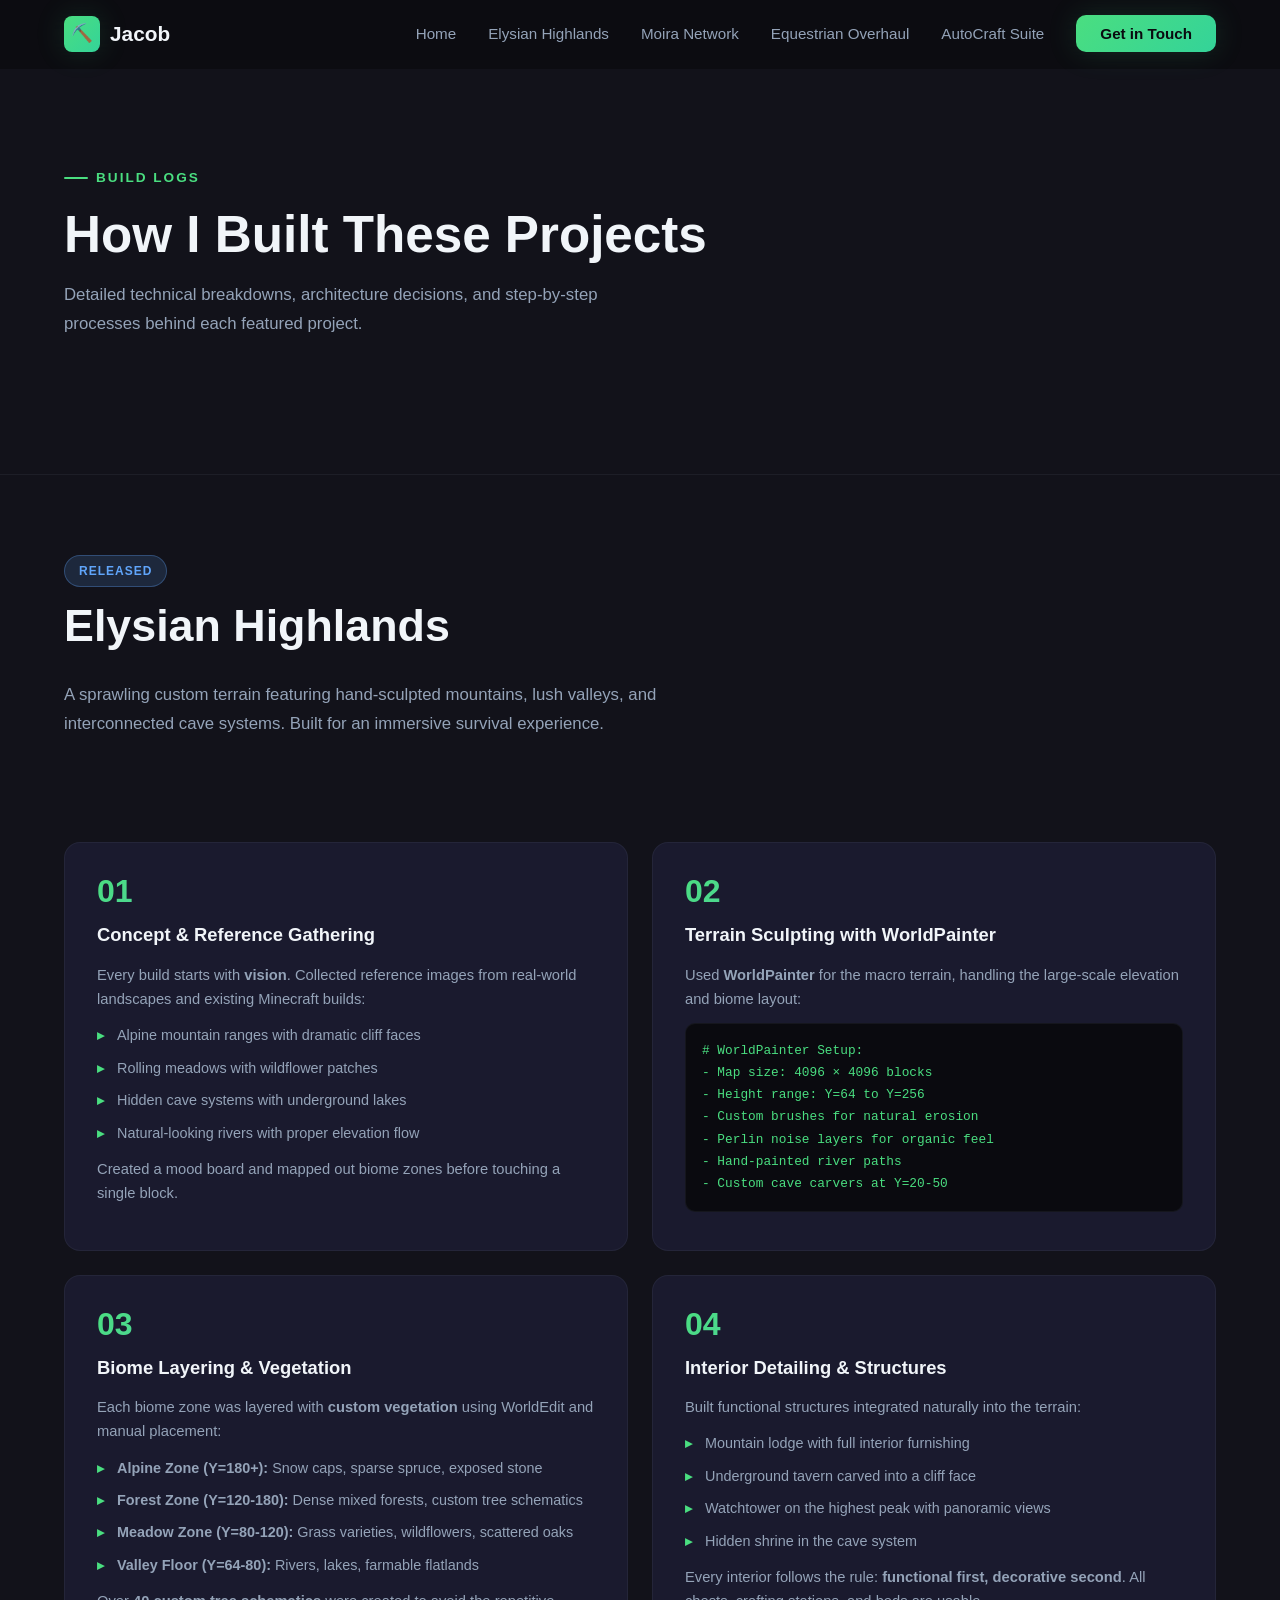
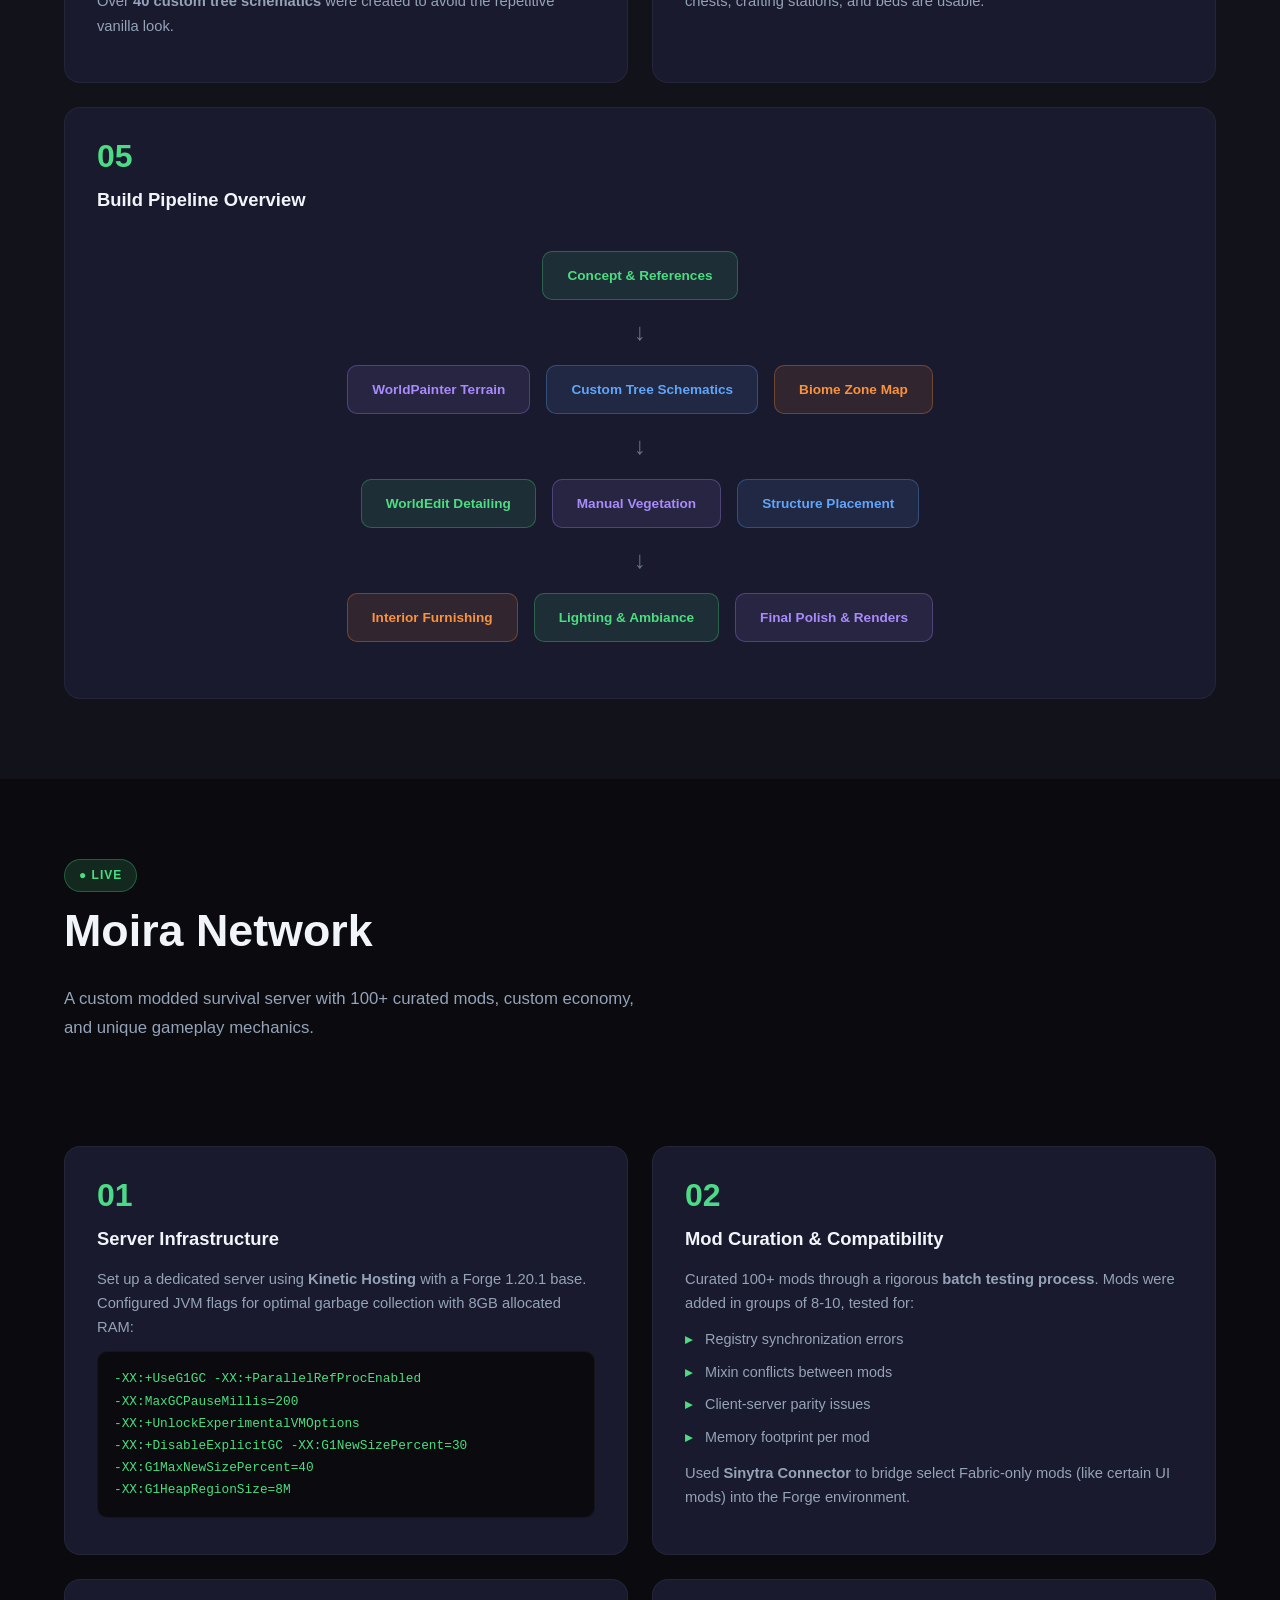
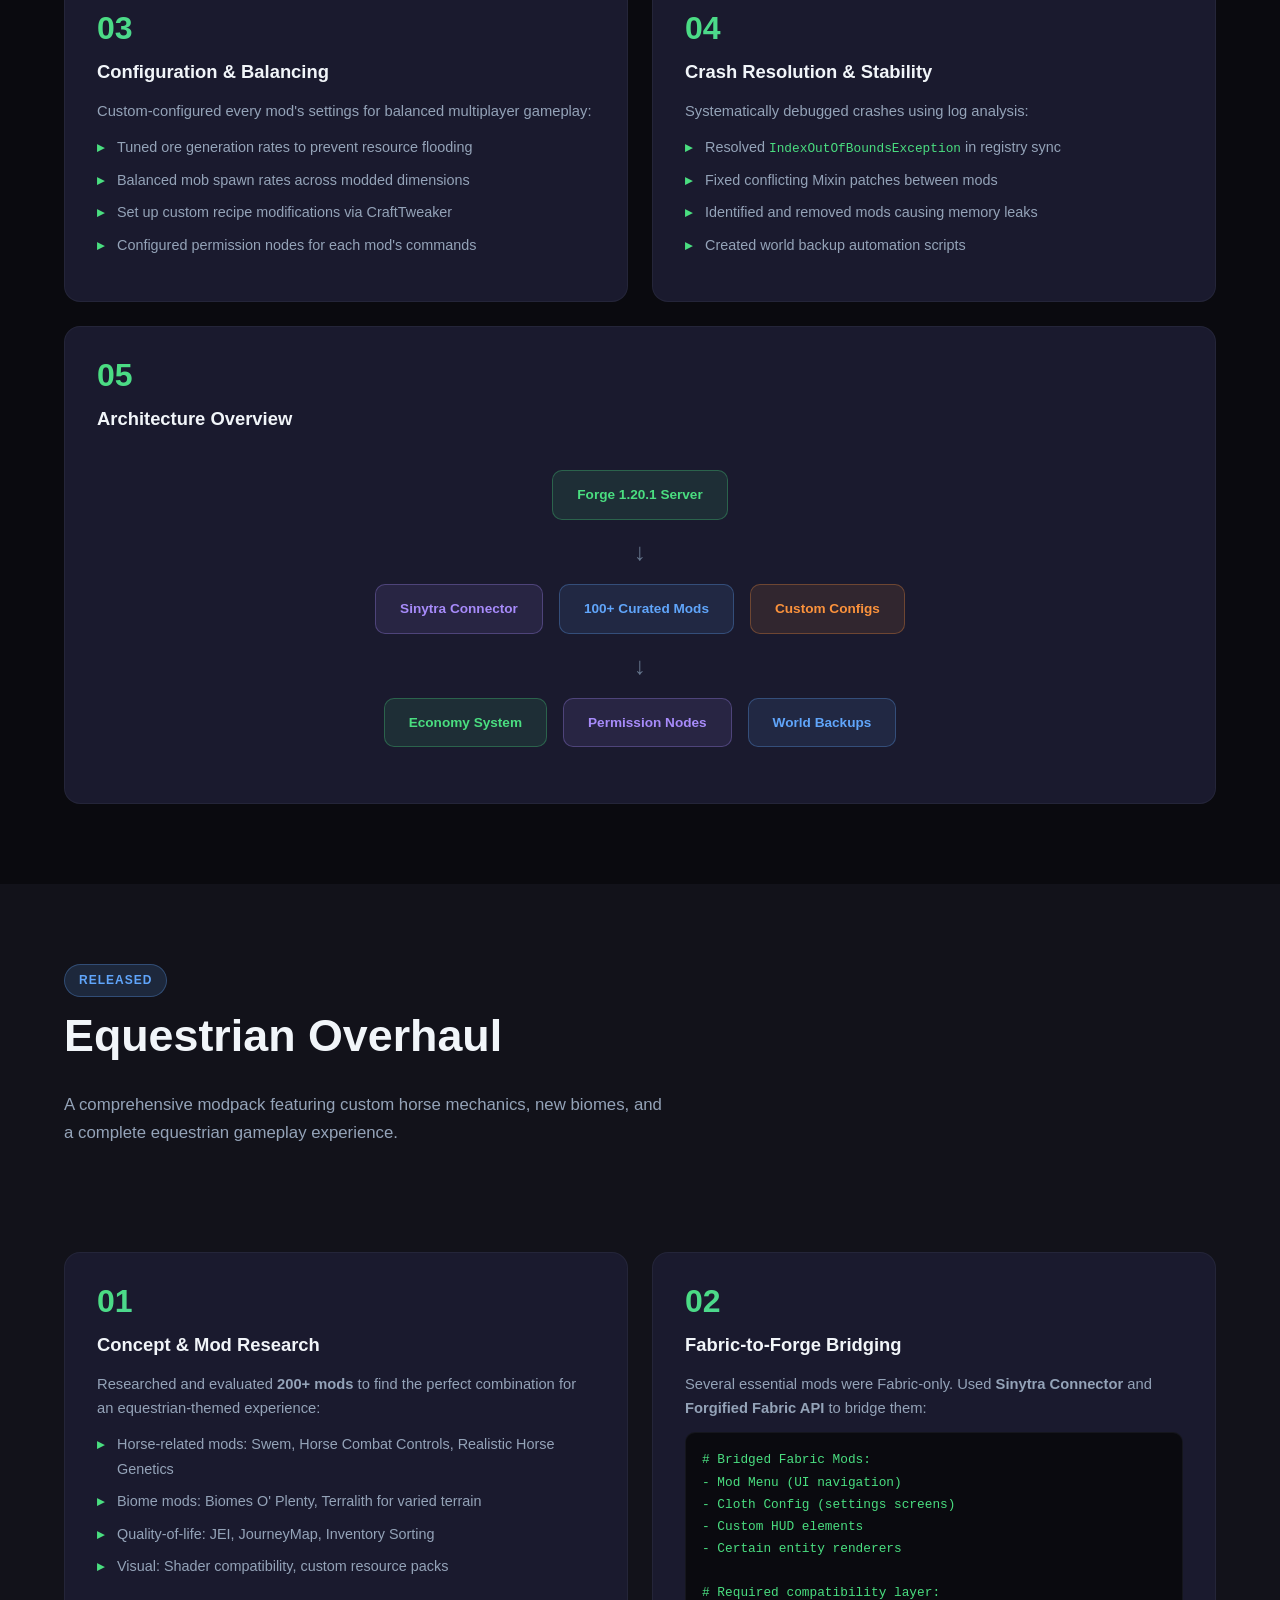
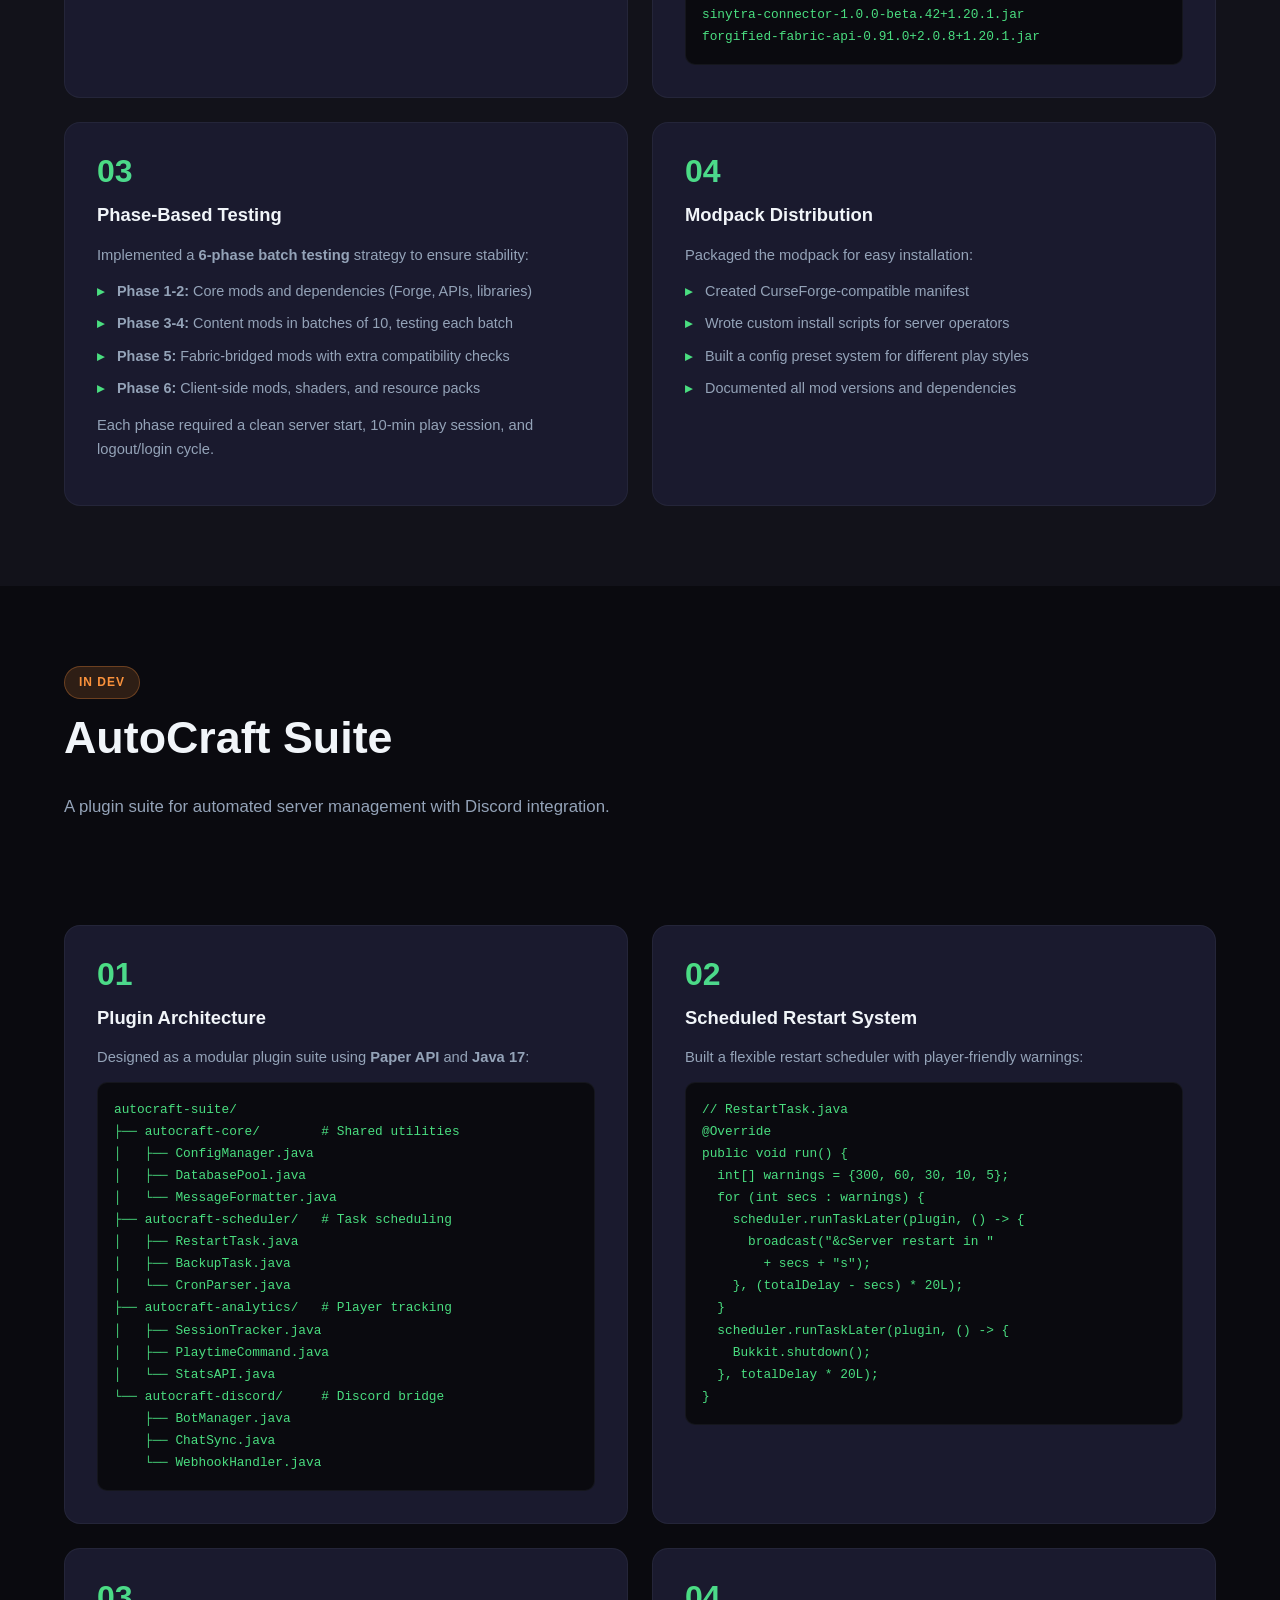
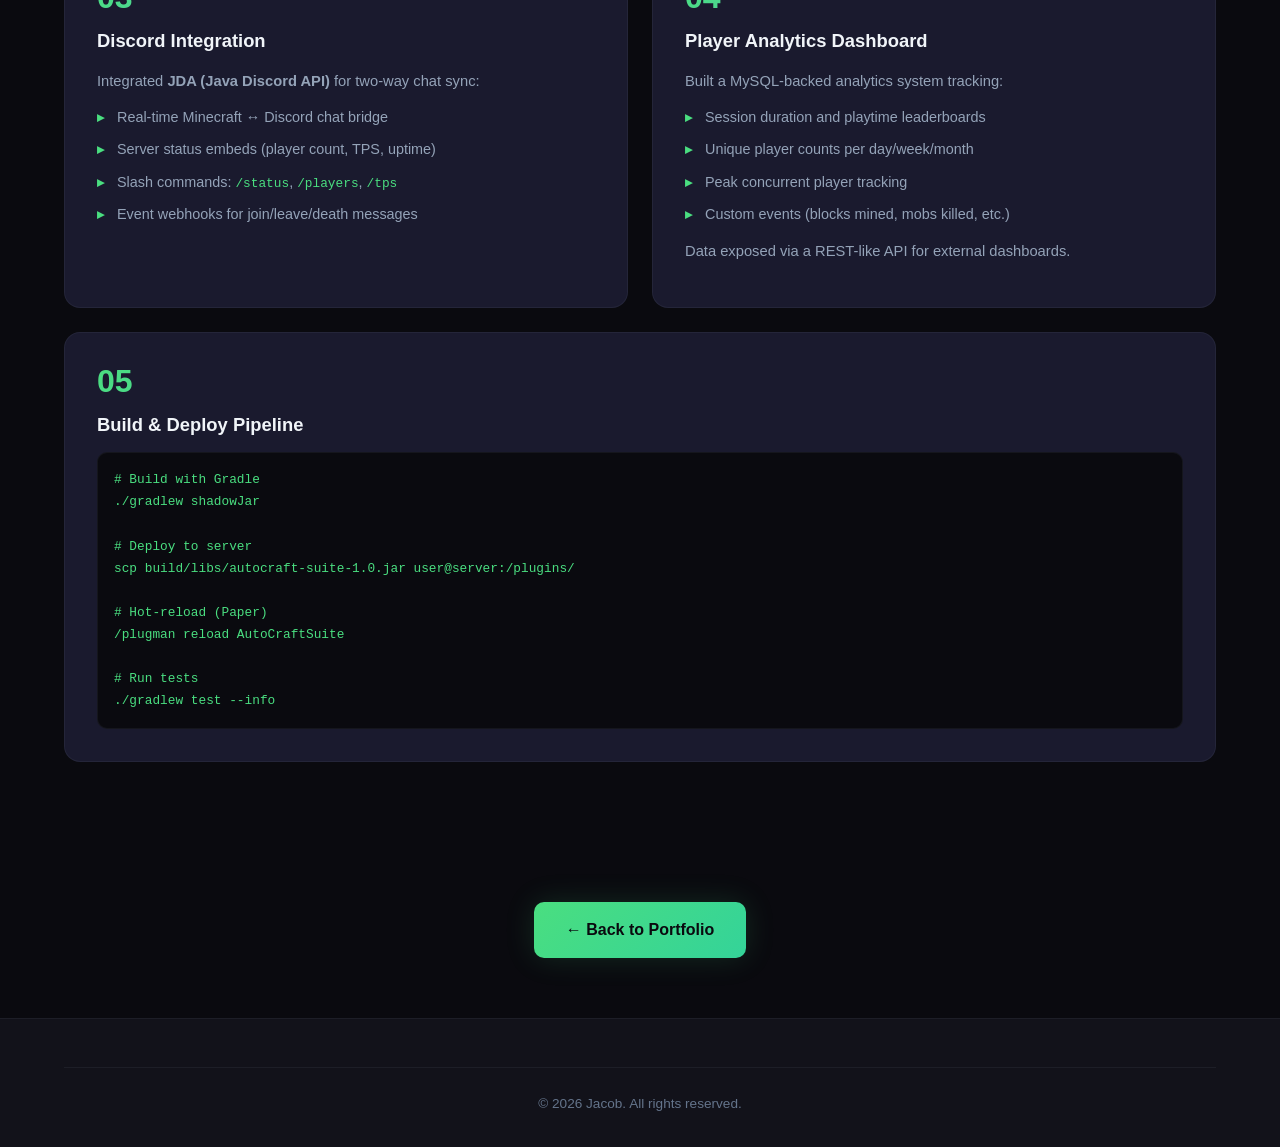
<file: project-guides.html>
<!DOCTYPE html>
<html lang="en">
<head>
  <meta charset="UTF-8">
  <meta name="viewport" content="width=device-width, initial-scale=1.0">
  <title>Project Build Guides | Jacob</title>
  <meta name="description" content="Detailed technical breakdowns of Jacob's featured Minecraft builds and development projects.">
  <link rel="stylesheet" href="style.css">
  <link rel="stylesheet" href="guides.css">
  <link rel="icon" href="data:image/svg+xml,<svg xmlns='http://www.w3.org/2000/svg' viewBox='0 0 100 100'><text y='.9em' font-size='90'>⛏️</text></svg>">
</head>
<body>
  <nav class="navbar scrolled" id="navbar">
    <div class="container">
      <a href="index.html" class="nav-logo"><span class="logo-icon">⛏️</span><span>Jacob</span></a>
      <ul class="nav-links" id="nav-links">
        <li><a href="index.html">Home</a></li>
        <li><a href="#elysian">Elysian Highlands</a></li>
        <li><a href="#moira">Moira Network</a></li>
        <li><a href="#equestrian">Equestrian Overhaul</a></li>
        <li><a href="#autocraft">AutoCraft Suite</a></li>
        <li><a href="index.html#contact" class="nav-cta">Get in Touch</a></li>
      </ul>
      <button class="nav-toggle" id="nav-toggle" aria-label="Toggle navigation"><span></span><span></span><span></span></button>
    </div>
  </nav>

  <!-- HERO -->
  <section class="guide-hero">
    <div class="container">
      <span class="section-label">Build Logs</span>
      <h1 class="section-title" style="font-size:clamp(2rem,5vw,3.2rem)">How I Built These Projects</h1>
      <p class="section-desc">Detailed technical breakdowns, architecture decisions, and step-by-step processes behind each featured project.</p>
    </div>
  </section>

  <!-- PROJECT 0: ELYSIAN HIGHLANDS (BUILD) -->
  <section class="guide-section alt" id="elysian">
    <div class="container">
      <div class="guide-header">
        <span class="project-status released" style="position:static">Released</span>
        <h2 class="section-title">Elysian Highlands</h2>
        <p class="section-desc">A sprawling custom terrain featuring hand-sculpted mountains, lush valleys, and interconnected cave systems. Built for an immersive survival experience.</p>
      </div>

      <div class="guide-grid">
        <div class="guide-card">
          <div class="guide-step">01</div>
          <h3>Concept & Reference Gathering</h3>
          <p>Every build starts with <strong>vision</strong>. Collected reference images from real-world landscapes and existing Minecraft builds:</p>
          <ul class="guide-list">
            <li>Alpine mountain ranges with dramatic cliff faces</li>
            <li>Rolling meadows with wildflower patches</li>
            <li>Hidden cave systems with underground lakes</li>
            <li>Natural-looking rivers with proper elevation flow</li>
          </ul>
          <p>Created a mood board and mapped out biome zones before touching a single block.</p>
        </div>

        <div class="guide-card">
          <div class="guide-step">02</div>
          <h3>Terrain Sculpting with WorldPainter</h3>
          <p>Used <strong>WorldPainter</strong> for the macro terrain, handling the large-scale elevation and biome layout:</p>
          <pre><code># WorldPainter Setup:
- Map size: 4096 × 4096 blocks
- Height range: Y=64 to Y=256
- Custom brushes for natural erosion
- Perlin noise layers for organic feel
- Hand-painted river paths
- Custom cave carvers at Y=20-50</code></pre>
        </div>

        <div class="guide-card">
          <div class="guide-step">03</div>
          <h3>Biome Layering & Vegetation</h3>
          <p>Each biome zone was layered with <strong>custom vegetation</strong> using WorldEdit and manual placement:</p>
          <ul class="guide-list">
            <li><strong>Alpine Zone (Y=180+):</strong> Snow caps, sparse spruce, exposed stone</li>
            <li><strong>Forest Zone (Y=120-180):</strong> Dense mixed forests, custom tree schematics</li>
            <li><strong>Meadow Zone (Y=80-120):</strong> Grass varieties, wildflowers, scattered oaks</li>
            <li><strong>Valley Floor (Y=64-80):</strong> Rivers, lakes, farmable flatlands</li>
          </ul>
          <p>Over <strong>40 custom tree schematics</strong> were created to avoid the repetitive vanilla look.</p>
        </div>

        <div class="guide-card">
          <div class="guide-step">04</div>
          <h3>Interior Detailing & Structures</h3>
          <p>Built functional structures integrated naturally into the terrain:</p>
          <ul class="guide-list">
            <li>Mountain lodge with full interior furnishing</li>
            <li>Underground tavern carved into a cliff face</li>
            <li>Watchtower on the highest peak with panoramic views</li>
            <li>Hidden shrine in the cave system</li>
          </ul>
          <p>Every interior follows the rule: <strong>functional first, decorative second</strong>. All chests, crafting stations, and beds are usable.</p>
        </div>

        <div class="guide-card full-width">
          <div class="guide-step">05</div>
          <h3>Build Pipeline Overview</h3>
          <div class="arch-diagram">
            <div class="arch-node green">Concept & References</div>
            <div class="arch-arrow">↓</div>
            <div class="arch-row">
              <div class="arch-node purple">WorldPainter Terrain</div>
              <div class="arch-node blue">Custom Tree Schematics</div>
              <div class="arch-node orange">Biome Zone Map</div>
            </div>
            <div class="arch-arrow">↓</div>
            <div class="arch-row">
              <div class="arch-node green">WorldEdit Detailing</div>
              <div class="arch-node purple">Manual Vegetation</div>
              <div class="arch-node blue">Structure Placement</div>
            </div>
            <div class="arch-arrow">↓</div>
            <div class="arch-row">
              <div class="arch-node orange">Interior Furnishing</div>
              <div class="arch-node green">Lighting & Ambiance</div>
              <div class="arch-node purple">Final Polish & Renders</div>
            </div>
          </div>
        </div>
      </div>
    </div>
  </section>

  <!-- PROJECT 1: MOIRA NETWORK -->
  <section class="guide-section" id="moira">
    <div class="container">
      <div class="guide-header">
        <span class="project-status live" style="position:static">● Live</span>
        <h2 class="section-title">Moira Network</h2>
        <p class="section-desc">A custom modded survival server with 100+ curated mods, custom economy, and unique gameplay mechanics.</p>
      </div>

      <div class="guide-grid">
        <div class="guide-card">
          <div class="guide-step">01</div>
          <h3>Server Infrastructure</h3>
          <p>Set up a dedicated server using <strong>Kinetic Hosting</strong> with a Forge 1.20.1 base. Configured JVM flags for optimal garbage collection with 8GB allocated RAM:</p>
          <pre><code>-XX:+UseG1GC -XX:+ParallelRefProcEnabled
-XX:MaxGCPauseMillis=200
-XX:+UnlockExperimentalVMOptions
-XX:+DisableExplicitGC -XX:G1NewSizePercent=30
-XX:G1MaxNewSizePercent=40
-XX:G1HeapRegionSize=8M</code></pre>
        </div>

        <div class="guide-card">
          <div class="guide-step">02</div>
          <h3>Mod Curation & Compatibility</h3>
          <p>Curated 100+ mods through a rigorous <strong>batch testing process</strong>. Mods were added in groups of 8-10, tested for:</p>
          <ul class="guide-list">
            <li>Registry synchronization errors</li>
            <li>Mixin conflicts between mods</li>
            <li>Client-server parity issues</li>
            <li>Memory footprint per mod</li>
          </ul>
          <p>Used <strong>Sinytra Connector</strong> to bridge select Fabric-only mods (like certain UI mods) into the Forge environment.</p>
        </div>

        <div class="guide-card">
          <div class="guide-step">03</div>
          <h3>Configuration & Balancing</h3>
          <p>Custom-configured every mod's settings for balanced multiplayer gameplay:</p>
          <ul class="guide-list">
            <li>Tuned ore generation rates to prevent resource flooding</li>
            <li>Balanced mob spawn rates across modded dimensions</li>
            <li>Set up custom recipe modifications via CraftTweaker</li>
            <li>Configured permission nodes for each mod's commands</li>
          </ul>
        </div>

        <div class="guide-card">
          <div class="guide-step">04</div>
          <h3>Crash Resolution & Stability</h3>
          <p>Systematically debugged crashes using log analysis:</p>
          <ul class="guide-list">
            <li>Resolved <code>IndexOutOfBoundsException</code> in registry sync</li>
            <li>Fixed conflicting Mixin patches between mods</li>
            <li>Identified and removed mods causing memory leaks</li>
            <li>Created world backup automation scripts</li>
          </ul>
        </div>

        <div class="guide-card full-width">
          <div class="guide-step">05</div>
          <h3>Architecture Overview</h3>
          <div class="arch-diagram">
            <div class="arch-node green">Forge 1.20.1 Server</div>
            <div class="arch-arrow">↓</div>
            <div class="arch-row">
              <div class="arch-node purple">Sinytra Connector</div>
              <div class="arch-node blue">100+ Curated Mods</div>
              <div class="arch-node orange">Custom Configs</div>
            </div>
            <div class="arch-arrow">↓</div>
            <div class="arch-row">
              <div class="arch-node green">Economy System</div>
              <div class="arch-node purple">Permission Nodes</div>
              <div class="arch-node blue">World Backups</div>
            </div>
          </div>
        </div>
      </div>
    </div>
  </section>

  <!-- PROJECT 2: EQUESTRIAN OVERHAUL -->
  <section class="guide-section alt" id="equestrian">
    <div class="container">
      <div class="guide-header">
        <span class="project-status released" style="position:static">Released</span>
        <h2 class="section-title">Equestrian Overhaul</h2>
        <p class="section-desc">A comprehensive modpack featuring custom horse mechanics, new biomes, and a complete equestrian gameplay experience.</p>
      </div>

      <div class="guide-grid">
        <div class="guide-card">
          <div class="guide-step">01</div>
          <h3>Concept & Mod Research</h3>
          <p>Researched and evaluated <strong>200+ mods</strong> to find the perfect combination for an equestrian-themed experience:</p>
          <ul class="guide-list">
            <li>Horse-related mods: Swem, Horse Combat Controls, Realistic Horse Genetics</li>
            <li>Biome mods: Biomes O' Plenty, Terralith for varied terrain</li>
            <li>Quality-of-life: JEI, JourneyMap, Inventory Sorting</li>
            <li>Visual: Shader compatibility, custom resource packs</li>
          </ul>
        </div>

        <div class="guide-card">
          <div class="guide-step">02</div>
          <h3>Fabric-to-Forge Bridging</h3>
          <p>Several essential mods were Fabric-only. Used <strong>Sinytra Connector</strong> and <strong>Forgified Fabric API</strong> to bridge them:</p>
          <pre><code># Bridged Fabric Mods:
- Mod Menu (UI navigation)
- Cloth Config (settings screens)
- Custom HUD elements
- Certain entity renderers

# Required compatibility layer:
sinytra-connector-1.0.0-beta.42+1.20.1.jar
forgified-fabric-api-0.91.0+2.0.8+1.20.1.jar</code></pre>
        </div>

        <div class="guide-card">
          <div class="guide-step">03</div>
          <h3>Phase-Based Testing</h3>
          <p>Implemented a <strong>6-phase batch testing</strong> strategy to ensure stability:</p>
          <ul class="guide-list">
            <li><strong>Phase 1-2:</strong> Core mods and dependencies (Forge, APIs, libraries)</li>
            <li><strong>Phase 3-4:</strong> Content mods in batches of 10, testing each batch</li>
            <li><strong>Phase 5:</strong> Fabric-bridged mods with extra compatibility checks</li>
            <li><strong>Phase 6:</strong> Client-side mods, shaders, and resource packs</li>
          </ul>
          <p>Each phase required a clean server start, 10-min play session, and logout/login cycle.</p>
        </div>

        <div class="guide-card">
          <div class="guide-step">04</div>
          <h3>Modpack Distribution</h3>
          <p>Packaged the modpack for easy installation:</p>
          <ul class="guide-list">
            <li>Created CurseForge-compatible manifest</li>
            <li>Wrote custom install scripts for server operators</li>
            <li>Built a config preset system for different play styles</li>
            <li>Documented all mod versions and dependencies</li>
          </ul>
        </div>
      </div>
    </div>
  </section>

  <!-- PROJECT 3: AUTOCRAFT SUITE -->
  <section class="guide-section" id="autocraft">
    <div class="container">
      <div class="guide-header">
        <span class="project-status dev" style="position:static">In Dev</span>
        <h2 class="section-title">AutoCraft Suite</h2>
        <p class="section-desc">A plugin suite for automated server management with Discord integration.</p>
      </div>

      <div class="guide-grid">
        <div class="guide-card">
          <div class="guide-step">01</div>
          <h3>Plugin Architecture</h3>
          <p>Designed as a modular plugin suite using <strong>Paper API</strong> and <strong>Java 17</strong>:</p>
          <pre><code>autocraft-suite/
├── autocraft-core/        # Shared utilities
│   ├── ConfigManager.java
│   ├── DatabasePool.java
│   └── MessageFormatter.java
├── autocraft-scheduler/   # Task scheduling
│   ├── RestartTask.java
│   ├── BackupTask.java
│   └── CronParser.java
├── autocraft-analytics/   # Player tracking
│   ├── SessionTracker.java
│   ├── PlaytimeCommand.java
│   └── StatsAPI.java
└── autocraft-discord/     # Discord bridge
    ├── BotManager.java
    ├── ChatSync.java
    └── WebhookHandler.java</code></pre>
        </div>

        <div class="guide-card">
          <div class="guide-step">02</div>
          <h3>Scheduled Restart System</h3>
          <p>Built a flexible restart scheduler with player-friendly warnings:</p>
          <pre><code>// RestartTask.java
@Override
public void run() {
  int[] warnings = {300, 60, 30, 10, 5};
  for (int secs : warnings) {
    scheduler.runTaskLater(plugin, () -> {
      broadcast("&cServer restart in "
        + secs + "s");
    }, (totalDelay - secs) * 20L);
  }
  scheduler.runTaskLater(plugin, () -> {
    Bukkit.shutdown();
  }, totalDelay * 20L);
}</code></pre>
        </div>

        <div class="guide-card">
          <div class="guide-step">03</div>
          <h3>Discord Integration</h3>
          <p>Integrated <strong>JDA (Java Discord API)</strong> for two-way chat sync:</p>
          <ul class="guide-list">
            <li>Real-time Minecraft ↔ Discord chat bridge</li>
            <li>Server status embeds (player count, TPS, uptime)</li>
            <li>Slash commands: <code>/status</code>, <code>/players</code>, <code>/tps</code></li>
            <li>Event webhooks for join/leave/death messages</li>
          </ul>
        </div>

        <div class="guide-card">
          <div class="guide-step">04</div>
          <h3>Player Analytics Dashboard</h3>
          <p>Built a MySQL-backed analytics system tracking:</p>
          <ul class="guide-list">
            <li>Session duration and playtime leaderboards</li>
            <li>Unique player counts per day/week/month</li>
            <li>Peak concurrent player tracking</li>
            <li>Custom events (blocks mined, mobs killed, etc.)</li>
          </ul>
          <p>Data exposed via a REST-like API for external dashboards.</p>
        </div>

        <div class="guide-card full-width">
          <div class="guide-step">05</div>
          <h3>Build & Deploy Pipeline</h3>
          <pre><code># Build with Gradle
./gradlew shadowJar

# Deploy to server
scp build/libs/autocraft-suite-1.0.jar user@server:/plugins/

# Hot-reload (Paper)
/plugman reload AutoCraftSuite

# Run tests
./gradlew test --info</code></pre>
        </div>
      </div>
    </div>
  </section>

  <!-- BACK LINK -->
  <section style="padding:60px 0; text-align:center;">
    <a href="index.html" class="btn-primary">← Back to Portfolio</a>
  </section>

  <footer class="footer">
    <div class="container">
      <div class="footer-bottom">
        <p>© 2026 Jacob. All rights reserved.</p>
      </div>
    </div>
  </footer>

  <script src="script.js"></script>
</body>
</html>
</file>
<file: style.css>
/* ===== RESET & BASE ===== */
*, *::before, *::after { margin: 0; padding: 0; box-sizing: border-box; }

@import url('https://fonts.googleapis.com/css2?family=Outfit:wght@300;400;500;600;700;800;900&family=JetBrains+Mono:wght@400;500;600&display=swap');

:root {
  --bg-primary: #0a0a0f;
  --bg-secondary: #12121a;
  --bg-card: #1a1a2e;
  --bg-card-hover: #222240;
  --accent-green: #4ade80;
  --accent-emerald: #34d399;
  --accent-purple: #a78bfa;
  --accent-blue: #60a5fa;
  --accent-orange: #fb923c;
  --accent-pink: #f472b6;
  --text-primary: #f1f5f9;
  --text-secondary: #94a3b8;
  --text-muted: #64748b;
  --border-subtle: rgba(148, 163, 184, 0.08);
  --glow-green: 0 0 30px rgba(74, 222, 128, 0.15);
  --glow-purple: 0 0 30px rgba(167, 139, 250, 0.15);
  --radius: 16px;
  --radius-sm: 10px;
  --transition: 0.3s cubic-bezier(0.4, 0, 0.2, 1);
}

html { scroll-behavior: smooth; }

body {
  font-family: 'Outfit', sans-serif;
  background: var(--bg-primary);
  color: var(--text-primary);
  line-height: 1.7;
  overflow-x: hidden;
}

a { text-decoration: none; color: inherit; }
ul { list-style: none; }
img { max-width: 100%; display: block; }

.container {
  max-width: 1200px;
  margin: 0 auto;
  padding: 0 24px;
}

/* ===== SCROLLBAR ===== */
::-webkit-scrollbar { width: 8px; }
::-webkit-scrollbar-track { background: var(--bg-primary); }
::-webkit-scrollbar-thumb { background: var(--bg-card); border-radius: 4px; }
::-webkit-scrollbar-thumb:hover { background: var(--accent-green); }

/* ===== NAVBAR ===== */
.navbar {
  position: fixed;
  top: 0;
  left: 0;
  right: 0;
  z-index: 1000;
  padding: 16px 0;
  transition: var(--transition);
  backdrop-filter: blur(20px);
  -webkit-backdrop-filter: blur(20px);
  background: rgba(10, 10, 15, 0.7);
  border-bottom: 1px solid transparent;
}

.navbar.scrolled {
  padding: 10px 0;
  border-bottom-color: var(--border-subtle);
  background: rgba(10, 10, 15, 0.92);
}

.navbar .container {
  display: flex;
  align-items: center;
  justify-content: space-between;
}

.nav-logo {
  display: flex;
  align-items: center;
  gap: 10px;
  font-weight: 700;
  font-size: 1.3rem;
}

.nav-logo .logo-icon {
  width: 36px;
  height: 36px;
  background: linear-gradient(135deg, var(--accent-green), var(--accent-emerald));
  border-radius: 8px;
  display: flex;
  align-items: center;
  justify-content: center;
  font-size: 1.1rem;
  box-shadow: var(--glow-green);
}

.nav-links {
  display: flex;
  align-items: center;
  gap: 32px;
}

.nav-links a {
  font-size: 0.95rem;
  font-weight: 500;
  color: var(--text-secondary);
  transition: var(--transition);
  position: relative;
}

.nav-links a::after {
  content: '';
  position: absolute;
  bottom: -4px;
  left: 0;
  width: 0;
  height: 2px;
  background: var(--accent-green);
  transition: var(--transition);
  border-radius: 2px;
}

.nav-links a:hover { color: var(--accent-green); }
.nav-links a:hover::after { width: 100%; }

.nav-cta {
  padding: 10px 24px !important;
  background: linear-gradient(135deg, var(--accent-green), var(--accent-emerald)) !important;
  color: var(--bg-primary) !important;
  border-radius: var(--radius-sm);
  font-weight: 600 !important;
  transition: var(--transition);
  box-shadow: var(--glow-green);
}

.nav-cta:hover { transform: translateY(-2px); box-shadow: 0 0 40px rgba(74, 222, 128, 0.3); }
.nav-cta::after { display: none !important; }

.nav-toggle {
  display: none;
  flex-direction: column;
  gap: 5px;
  cursor: pointer;
  background: none;
  border: none;
  padding: 4px;
}

.nav-toggle span {
  width: 24px;
  height: 2px;
  background: var(--text-primary);
  transition: var(--transition);
  border-radius: 2px;
}

/* ===== HERO ===== */
.hero {
  min-height: 100vh;
  display: flex;
  align-items: center;
  position: relative;
  overflow: hidden;
  padding-top: 80px;
}

.hero-bg {
  position: absolute;
  inset: 0;
  z-index: 0;
}

.hero-bg img {
  width: 100%;
  height: 100%;
  object-fit: cover;
  opacity: 0.2;
  filter: blur(2px);
}

.hero-bg::after {
  content: '';
  position: absolute;
  inset: 0;
  background: linear-gradient(180deg, rgba(10,10,15,0.4) 0%, rgba(10,10,15,0.95) 85%, var(--bg-primary) 100%);
}

#particles-canvas {
  position: absolute;
  inset: 0;
  z-index: 1;
  pointer-events: none;
}

.hero-content {
  position: relative;
  z-index: 2;
  max-width: 720px;
}

.hero-badge {
  display: inline-flex;
  align-items: center;
  gap: 8px;
  padding: 8px 18px;
  background: rgba(74, 222, 128, 0.08);
  border: 1px solid rgba(74, 222, 128, 0.2);
  border-radius: 100px;
  font-size: 0.85rem;
  font-weight: 500;
  color: var(--accent-green);
  margin-bottom: 28px;
  animation: fadeInUp 0.8s ease;
}

.hero-badge .pulse {
  width: 8px;
  height: 8px;
  background: var(--accent-green);
  border-radius: 50%;
  animation: pulse 2s infinite;
}

.hero h1 {
  font-size: clamp(2.5rem, 6vw, 4.2rem);
  font-weight: 800;
  line-height: 1.1;
  margin-bottom: 20px;
  animation: fadeInUp 0.8s ease 0.15s both;
}

.hero h1 .highlight {
  background: linear-gradient(135deg, var(--accent-green), var(--accent-emerald), var(--accent-blue));
  -webkit-background-clip: text;
  -webkit-text-fill-color: transparent;
  background-clip: text;
}

.hero p {
  font-size: 1.15rem;
  color: var(--text-secondary);
  max-width: 540px;
  margin-bottom: 36px;
  animation: fadeInUp 0.8s ease 0.3s both;
}

.hero-buttons {
  display: flex;
  gap: 16px;
  flex-wrap: wrap;
  animation: fadeInUp 0.8s ease 0.45s both;
}

.btn-primary {
  display: inline-flex;
  align-items: center;
  gap: 8px;
  padding: 14px 32px;
  background: linear-gradient(135deg, var(--accent-green), var(--accent-emerald));
  color: var(--bg-primary);
  font-family: 'Outfit', sans-serif;
  font-size: 1rem;
  font-weight: 600;
  border: none;
  border-radius: var(--radius-sm);
  cursor: pointer;
  transition: var(--transition);
  box-shadow: var(--glow-green);
}

.btn-primary:hover { transform: translateY(-3px); box-shadow: 0 0 50px rgba(74, 222, 128, 0.3); }

.btn-secondary {
  display: inline-flex;
  align-items: center;
  gap: 8px;
  padding: 14px 32px;
  background: transparent;
  color: var(--text-primary);
  font-family: 'Outfit', sans-serif;
  font-size: 1rem;
  font-weight: 500;
  border: 1px solid var(--border-subtle);
  border-radius: var(--radius-sm);
  cursor: pointer;
  transition: var(--transition);
}

.btn-secondary:hover {
  border-color: var(--accent-green);
  color: var(--accent-green);
  transform: translateY(-3px);
}

.hero-stats {
  display: flex;
  gap: 48px;
  margin-top: 56px;
  animation: fadeInUp 0.8s ease 0.6s both;
}

.stat { text-align: left; }
.stat-value {
  font-size: 2rem;
  font-weight: 800;
  background: linear-gradient(135deg, var(--accent-green), var(--accent-blue));
  -webkit-background-clip: text;
  -webkit-text-fill-color: transparent;
  background-clip: text;
}

.stat-label {
  font-size: 0.85rem;
  color: var(--text-muted);
  font-weight: 500;
  margin-top: 2px;
}

/* ===== SECTION COMMON ===== */
section { padding: 100px 0; }

.section-label {
  display: inline-flex;
  align-items: center;
  gap: 8px;
  font-size: 0.85rem;
  font-weight: 600;
  color: var(--accent-green);
  text-transform: uppercase;
  letter-spacing: 2px;
  margin-bottom: 14px;
}

.section-label::before {
  content: '';
  width: 24px;
  height: 2px;
  background: var(--accent-green);
  border-radius: 2px;
}

.section-title {
  font-size: clamp(1.8rem, 4vw, 2.8rem);
  font-weight: 800;
  margin-bottom: 16px;
  line-height: 1.2;
}

.section-desc {
  font-size: 1.05rem;
  color: var(--text-secondary);
  max-width: 600px;
  margin-bottom: 56px;
}

/* ===== ABOUT ===== */
.about { background: var(--bg-secondary); }

.about-grid {
  display: grid;
  grid-template-columns: 1fr 1fr;
  gap: 64px;
  align-items: center;
}

.about-image {
  position: relative;
  border-radius: var(--radius);
  overflow: hidden;
}

.about-image img {
  width: 100%;
  border-radius: var(--radius);
  border: 1px solid var(--border-subtle);
}

.about-image::before {
  content: '';
  position: absolute;
  inset: -2px;
  background: linear-gradient(135deg, var(--accent-green), var(--accent-purple));
  border-radius: calc(var(--radius) + 2px);
  z-index: -1;
  opacity: 0.5;
}

.about-text p {
  color: var(--text-secondary);
  margin-bottom: 20px;
  font-size: 1.05rem;
}

.about-highlights {
  display: grid;
  grid-template-columns: 1fr 1fr;
  gap: 16px;
  margin-top: 32px;
}

.highlight-item {
  display: flex;
  align-items: center;
  gap: 10px;
  padding: 12px 16px;
  background: rgba(74, 222, 128, 0.05);
  border: 1px solid rgba(74, 222, 128, 0.1);
  border-radius: var(--radius-sm);
  font-size: 0.9rem;
  font-weight: 500;
  color: var(--text-primary);
}

.highlight-item .icon {
  font-size: 1.2rem;
}

/* ===== SKILLS ===== */
.skills-grid {
  display: grid;
  grid-template-columns: repeat(2, 1fr);
  gap: 24px;
}

.skill-card {
  background: var(--bg-card);
  border: 1px solid var(--border-subtle);
  border-radius: var(--radius);
  padding: 36px 28px;
  transition: var(--transition);
  position: relative;
  overflow: hidden;
}

.skill-card::before {
  content: '';
  position: absolute;
  top: 0;
  left: 0;
  right: 0;
  height: 3px;
  background: linear-gradient(90deg, var(--card-accent, var(--accent-green)), transparent);
  opacity: 0;
  transition: var(--transition);
}

.skill-card:hover {
  transform: translateY(-6px);
  border-color: rgba(74, 222, 128, 0.15);
  box-shadow: var(--glow-green);
}

.skill-card:hover::before { opacity: 1; }

.skill-icon {
  width: 52px;
  height: 52px;
  border-radius: 12px;
  display: flex;
  align-items: center;
  justify-content: center;
  font-size: 1.6rem;
  margin-bottom: 20px;
  background: rgba(74, 222, 128, 0.1);
}

.skill-card:nth-child(2) .skill-icon { background: rgba(167, 139, 250, 0.1); }
.skill-card:nth-child(3) .skill-icon { background: rgba(251, 146, 60, 0.1); }
.skill-card:nth-child(4) .skill-icon { background: rgba(96, 165, 250, 0.1); }
.skill-card:nth-child(2) { --card-accent: var(--accent-purple); }
.skill-card:nth-child(3) { --card-accent: var(--accent-orange); }
.skill-card:nth-child(4) { --card-accent: var(--accent-blue); }

.skill-card h3 {
  font-size: 1.25rem;
  font-weight: 700;
  margin-bottom: 10px;
}

.skill-card p {
  color: var(--text-secondary);
  font-size: 0.95rem;
  margin-bottom: 20px;
}

.skill-tags {
  display: flex;
  flex-wrap: wrap;
  gap: 8px;
}

.skill-tag {
  padding: 5px 14px;
  background: rgba(255,255,255,0.04);
  border: 1px solid var(--border-subtle);
  border-radius: 100px;
  font-size: 0.8rem;
  font-weight: 500;
  color: var(--text-muted);
  font-family: 'JetBrains Mono', monospace;
}

/* ===== PROJECTS ===== */
.projects { background: var(--bg-secondary); }

.projects-grid {
  display: grid;
  grid-template-columns: repeat(2, 1fr);
  gap: 28px;
}

.project-card {
  background: var(--bg-card);
  border: 1px solid var(--border-subtle);
  border-radius: var(--radius);
  overflow: hidden;
  transition: var(--transition);
  cursor: pointer;
}

.project-card:hover {
  transform: translateY(-8px);
  box-shadow: 0 20px 60px rgba(0,0,0,0.3);
  border-color: rgba(74, 222, 128, 0.2);
}

.project-image {
  position: relative;
  height: 200px;
  overflow: hidden;
}

.project-image img {
  width: 100%;
  height: 100%;
  object-fit: cover;
  transition: var(--transition);
}

.project-card:hover .project-image img { transform: scale(1.08); }

.project-overlay {
  position: absolute;
  inset: 0;
  background: linear-gradient(180deg, transparent 40%, rgba(10,10,15,0.85) 100%);
}

.project-status {
  position: absolute;
  top: 14px;
  right: 14px;
  padding: 5px 14px;
  border-radius: 100px;
  font-size: 0.75rem;
  font-weight: 600;
  text-transform: uppercase;
  letter-spacing: 1px;
}

.project-status.live {
  background: rgba(74, 222, 128, 0.15);
  color: var(--accent-green);
  border: 1px solid rgba(74, 222, 128, 0.3);
}

.project-status.dev {
  background: rgba(251, 146, 60, 0.15);
  color: var(--accent-orange);
  border: 1px solid rgba(251, 146, 60, 0.3);
}

.project-status.released {
  background: rgba(96, 165, 250, 0.15);
  color: var(--accent-blue);
  border: 1px solid rgba(96, 165, 250, 0.3);
}

.project-info { padding: 24px; }

.project-info h3 {
  font-size: 1.2rem;
  font-weight: 700;
  margin-bottom: 8px;
}

.project-info p {
  color: var(--text-secondary);
  font-size: 0.9rem;
  margin-bottom: 16px;
  line-height: 1.5;
}

.project-tech {
  display: flex;
  flex-wrap: wrap;
  gap: 6px;
}

.project-tech span {
  padding: 4px 10px;
  background: rgba(255,255,255,0.04);
  border-radius: 6px;
  font-size: 0.75rem;
  font-family: 'JetBrains Mono', monospace;
  color: var(--text-muted);
}

/* ===== SERVICES ===== */
.services-grid {
  display: grid;
  grid-template-columns: repeat(3, 1fr);
  gap: 24px;
}

.service-card {
  background: var(--bg-card);
  border: 1px solid var(--border-subtle);
  border-radius: var(--radius);
  padding: 36px;
  display: flex;
  gap: 24px;
  transition: var(--transition);
}

.service-card:hover {
  border-color: rgba(74, 222, 128, 0.15);
  transform: translateY(-4px);
}

.service-num {
  font-size: 2.5rem;
  font-weight: 900;
  background: linear-gradient(135deg, var(--accent-green), var(--accent-blue));
  -webkit-background-clip: text;
  -webkit-text-fill-color: transparent;
  background-clip: text;
  line-height: 1;
  flex-shrink: 0;
}

.service-card h3 {
  font-size: 1.15rem;
  font-weight: 700;
  margin-bottom: 8px;
}

.service-card p {
  color: var(--text-secondary);
  font-size: 0.9rem;
  margin-bottom: 14px;
}

.service-price {
  display: inline-block;
  padding: 6px 16px;
  background: rgba(74, 222, 128, 0.08);
  border: 1px solid rgba(74, 222, 128, 0.2);
  border-radius: 100px;
  font-size: 0.85rem;
  font-weight: 600;
  color: var(--accent-green);
  font-family: 'JetBrains Mono', monospace;
  letter-spacing: 0.5px;
}

/* ===== TECH STACK ===== */
.tech-stack { background: var(--bg-secondary); }

.tech-grid {
  display: grid;
  grid-template-columns: repeat(auto-fill, minmax(160px, 1fr));
  gap: 16px;
}

.tech-item {
  display: flex;
  align-items: center;
  gap: 12px;
  padding: 18px 20px;
  background: var(--bg-card);
  border: 1px solid var(--border-subtle);
  border-radius: var(--radius-sm);
  transition: var(--transition);
}

.tech-item:hover {
  transform: translateY(-3px);
  border-color: rgba(74, 222, 128, 0.15);
}

.tech-item .icon { font-size: 1.5rem; }

.tech-item span {
  font-size: 0.9rem;
  font-weight: 500;
}

/* ===== CONTACT ===== */
.contact-wrapper {
  display: grid;
  grid-template-columns: 1fr 1fr;
  gap: 48px;
}

.contact-info h3 {
  font-size: 1.4rem;
  font-weight: 700;
  margin-bottom: 16px;
}

.contact-info > p {
  color: var(--text-secondary);
  margin-bottom: 32px;
}

.contact-links {
  display: flex;
  flex-direction: column;
  gap: 16px;
}

.contact-link {
  display: flex;
  align-items: center;
  gap: 14px;
  padding: 16px 20px;
  background: var(--bg-card);
  border: 1px solid var(--border-subtle);
  border-radius: var(--radius-sm);
  transition: var(--transition);
}

.contact-link:hover {
  border-color: rgba(74, 222, 128, 0.15);
  transform: translateX(6px);
}

.contact-link .link-icon {
  width: 42px;
  height: 42px;
  border-radius: 10px;
  background: rgba(74, 222, 128, 0.1);
  display: flex;
  align-items: center;
  justify-content: center;
  font-size: 1.2rem;
}

.contact-link .link-label {
  font-size: 0.8rem;
  color: var(--text-muted);
  margin-bottom: 2px;
}

.contact-link .link-value {
  font-weight: 600;
  font-size: 0.95rem;
}

.contact-form {
  background: var(--bg-card);
  border: 1px solid var(--border-subtle);
  border-radius: var(--radius);
  padding: 36px;
}

.contact-form h3 {
  font-size: 1.3rem;
  font-weight: 700;
  margin-bottom: 24px;
}

.form-group { margin-bottom: 20px; }

.form-group label {
  display: block;
  font-size: 0.85rem;
  font-weight: 500;
  color: var(--text-secondary);
  margin-bottom: 8px;
}

.form-group input,
.form-group textarea,
.form-group select {
  width: 100%;
  padding: 12px 16px;
  background: var(--bg-primary);
  border: 1px solid var(--border-subtle);
  border-radius: var(--radius-sm);
  color: var(--text-primary);
  font-family: 'Outfit', sans-serif;
  font-size: 0.95rem;
  transition: var(--transition);
  outline: none;
}

.form-group input:focus,
.form-group textarea:focus,
.form-group select:focus {
  border-color: var(--accent-green);
  box-shadow: 0 0 0 3px rgba(74, 222, 128, 0.1);
}

.form-group textarea { resize: vertical; min-height: 120px; }

.form-row {
  display: grid;
  grid-template-columns: 1fr 1fr;
  gap: 16px;
}

.form-submit {
  width: 100%;
  padding: 14px;
  background: linear-gradient(135deg, var(--accent-green), var(--accent-emerald));
  color: var(--bg-primary);
  font-family: 'Outfit', sans-serif;
  font-size: 1rem;
  font-weight: 600;
  border: none;
  border-radius: var(--radius-sm);
  cursor: pointer;
  transition: var(--transition);
}

.form-submit:hover { transform: translateY(-2px); box-shadow: var(--glow-green); }

/* ===== FOOTER ===== */
.footer {
  background: var(--bg-secondary);
  border-top: 1px solid var(--border-subtle);
  padding: 48px 0 32px;
}

.footer-content {
  display: flex;
  justify-content: space-between;
  align-items: center;
  margin-bottom: 32px;
}

.footer-logo {
  display: flex;
  align-items: center;
  gap: 10px;
  font-weight: 700;
  font-size: 1.2rem;
}

.footer-logo .logo-icon {
  width: 32px;
  height: 32px;
  background: linear-gradient(135deg, var(--accent-green), var(--accent-emerald));
  border-radius: 7px;
  display: flex;
  align-items: center;
  justify-content: center;
  font-size: 0.95rem;
}

.footer-links { display: flex; gap: 28px; }

.footer-links a {
  font-size: 0.9rem;
  color: var(--text-muted);
  transition: var(--transition);
}

.footer-links a:hover { color: var(--accent-green); }

.footer-bottom {
  text-align: center;
  padding-top: 24px;
  border-top: 1px solid var(--border-subtle);
  font-size: 0.85rem;
  color: var(--text-muted);
}

/* ===== THREE.JS CONTAINER ===== */
#three-bg {
  position: absolute;
  inset: 0;
  z-index: 1;
  pointer-events: none;
}

#three-bg canvas {
  width: 100% !important;
  height: 100% !important;
}

/* ===== INLINE LINKS ===== */
.inline-link {
  color: var(--accent-green);
  font-weight: 500;
  transition: var(--transition);
  border-bottom: 1px solid transparent;
}

.inline-link:hover {
  border-bottom-color: var(--accent-green);
}

/* ===== PROJECT LINK ===== */
.project-link {
  display: inline-block;
  margin-top: 14px;
  font-size: 0.85rem;
  font-weight: 600;
  color: var(--accent-green);
  transition: var(--transition);
}

.project-link:hover {
  transform: translateX(4px);
}

/* ===== GALLERY / SHOWCASE ===== */
.gallery { background: var(--bg-secondary); }

.gallery-grid {
  display: grid;
  grid-template-columns: repeat(3, 1fr);
  grid-auto-rows: 240px;
  gap: 16px;
}

.gallery-item {
  position: relative;
  border-radius: var(--radius);
  overflow: hidden;
  cursor: pointer;
}

.gallery-item.gallery-tall {
  grid-row: span 2;
}

.gallery-item img {
  width: 100%;
  height: 100%;
  object-fit: cover;
  transition: transform 0.5s cubic-bezier(0.4, 0, 0.2, 1);
}

.gallery-item:hover img {
  transform: scale(1.08);
}

.gallery-overlay {
  position: absolute;
  inset: 0;
  background: linear-gradient(180deg, transparent 40%, rgba(10, 10, 15, 0.9) 100%);
  display: flex;
  flex-direction: column;
  justify-content: flex-end;
  padding: 24px;
  opacity: 0;
  transition: opacity 0.4s ease;
}

.gallery-item:hover .gallery-overlay {
  opacity: 1;
}

.gallery-category {
  display: inline-block;
  padding: 4px 12px;
  background: rgba(74, 222, 128, 0.15);
  border: 1px solid rgba(74, 222, 128, 0.3);
  border-radius: 100px;
  font-size: 0.7rem;
  font-weight: 600;
  color: var(--accent-green);
  text-transform: uppercase;
  letter-spacing: 1px;
  margin-bottom: 8px;
  width: fit-content;
}

.gallery-overlay h4 {
  font-size: 1.1rem;
  font-weight: 700;
  color: var(--text-primary);
}

/* ===== TESTIMONIALS ===== */
.testimonials { }

.testimonials-grid {
  display: grid;
  grid-template-columns: repeat(2, 1fr);
  gap: 24px;
}

.testimonial-card {
  background: var(--bg-card);
  border: 1px solid var(--border-subtle);
  border-radius: var(--radius);
  padding: 32px;
  transition: var(--transition);
  position: relative;
}

.testimonial-card::before {
  content: '';
  position: absolute;
  inset: -1px;
  border-radius: calc(var(--radius) + 1px);
  background: linear-gradient(135deg, rgba(74, 222, 128, 0.2), rgba(167, 139, 250, 0.2));
  z-index: -1;
  opacity: 0;
  transition: var(--transition);
}

.testimonial-card:hover {
  transform: translateY(-5px);
}

.testimonial-card:hover::before {
  opacity: 1;
}

.testimonial-stars {
  color: #fbbf24;
  font-size: 1rem;
  letter-spacing: 2px;
  margin-bottom: 16px;
}

.testimonial-text {
  color: var(--text-secondary);
  font-size: 0.95rem;
  line-height: 1.7;
  margin-bottom: 24px;
  font-style: italic;
}

.testimonial-author {
  display: flex;
  align-items: center;
  gap: 12px;
}

.testimonial-avatar {
  width: 44px;
  height: 44px;
  border-radius: 12px;
  background: rgba(74, 222, 128, 0.1);
  display: flex;
  align-items: center;
  justify-content: center;
  font-size: 1.3rem;
}

.testimonial-name {
  font-weight: 600;
  font-size: 0.95rem;
}

.testimonial-role {
  font-size: 0.8rem;
  color: var(--text-muted);
  margin-top: 2px;
}

/* ===== ANIMATIONS ===== */
@keyframes fadeInUp {
  from { opacity: 0; transform: translateY(30px); }
  to { opacity: 1; transform: translateY(0); }
}

@keyframes pulse {
  0%, 100% { opacity: 1; transform: scale(1); }
  50% { opacity: 0.5; transform: scale(1.5); }
}

.reveal {
  opacity: 0;
  transform: translateY(40px);
  transition: opacity 0.7s ease, transform 0.7s ease;
}

.reveal.active {
  opacity: 1;
  transform: translateY(0);
}

/* ===== RESPONSIVE ===== */
@media (max-width: 1024px) {
  .about-grid { grid-template-columns: 1fr; gap: 40px; }
  .skills-grid { grid-template-columns: 1fr 1fr; }
  .projects-grid { grid-template-columns: 1fr 1fr; }
  .services-grid { grid-template-columns: repeat(2, 1fr); }
  .gallery-grid { grid-template-columns: repeat(2, 1fr); }
}

@media (max-width: 768px) {
  .nav-links { 
    display: none;
    position: absolute;
    top: 100%;
    left: 0;
    right: 0;
    flex-direction: column;
    background: rgba(10,10,15,0.97);
    padding: 24px;
    gap: 20px;
    border-bottom: 1px solid var(--border-subtle);
  }
  .nav-links.active { display: flex; }
  .nav-toggle { display: flex; }

  /* Hero */
  .hero-buttons { flex-direction: column; }
  .hero-buttons .btn-primary,
  .hero-buttons .btn-secondary { width: 100%; text-align: center; justify-content: center; }
  .hero-stats { gap: 20px; flex-wrap: wrap; }
  .stat-value { font-size: 1.5rem; }

  /* Grids */
  .skills-grid { grid-template-columns: 1fr; }
  .projects-grid { grid-template-columns: 1fr; }
  .services-grid { grid-template-columns: 1fr; }
  .gallery-grid { grid-template-columns: 1fr; grid-auto-rows: 200px; }
  .gallery-item.gallery-tall { grid-row: span 1; }
  .contact-wrapper { grid-template-columns: 1fr; }
  .form-row { grid-template-columns: 1fr; }
  .about-highlights { grid-template-columns: 1fr 1fr; }
  .testimonials-grid { grid-template-columns: 1fr; }
  .tech-grid { grid-template-columns: 1fr; }

  /* Service cards compact */
  .service-card { padding: 24px; gap: 16px; }
  .service-num { font-size: 1.8rem; }

  /* Footer */
  .footer-content { flex-direction: column; gap: 20px; text-align: center; }
  .footer-links { flex-wrap: wrap; justify-content: center; gap: 16px; }

  /* Sections */
  section { padding: 60px 0; }
  .section-title { font-size: clamp(1.4rem, 5vw, 2rem); }
  .section-desc { margin-bottom: 32px; }
}
</file>
<file: guides.css>
/* ===== GUIDE PAGE STYLES ===== */
.guide-hero {
  padding: 160px 0 80px;
  background: var(--bg-secondary);
  border-bottom: 1px solid var(--border-subtle);
}

.guide-section { padding: 80px 0; }
.guide-section.alt { background: var(--bg-secondary); }

.guide-header {
  margin-bottom: 48px;
  display: flex;
  flex-direction: column;
  align-items: flex-start;
  gap: 12px;
}

.guide-grid {
  display: grid;
  grid-template-columns: 1fr 1fr;
  gap: 24px;
}

.guide-card {
  background: var(--bg-card);
  border: 1px solid var(--border-subtle);
  border-radius: var(--radius);
  padding: 32px;
  transition: var(--transition);
  position: relative;
}

.guide-card:hover {
  border-color: rgba(74, 222, 128, 0.15);
  transform: translateY(-3px);
}

.guide-card.full-width { grid-column: 1 / -1; }

.guide-step {
  font-size: 2rem;
  font-weight: 900;
  background: linear-gradient(135deg, var(--accent-green), var(--accent-blue));
  -webkit-background-clip: text;
  -webkit-text-fill-color: transparent;
  background-clip: text;
  margin-bottom: 12px;
  line-height: 1;
}

.guide-card h3 {
  font-size: 1.15rem;
  font-weight: 700;
  margin-bottom: 12px;
}

.guide-card p {
  color: var(--text-secondary);
  font-size: 0.92rem;
  line-height: 1.65;
  margin-bottom: 12px;
}

.guide-list {
  list-style: none;
  padding: 0;
  margin: 12px 0;
}

.guide-list li {
  position: relative;
  padding-left: 20px;
  margin-bottom: 8px;
  color: var(--text-secondary);
  font-size: 0.9rem;
}

.guide-list li::before {
  content: '▸';
  position: absolute;
  left: 0;
  color: var(--accent-green);
  font-weight: 700;
}

.guide-card pre {
  background: var(--bg-primary);
  border: 1px solid var(--border-subtle);
  border-radius: var(--radius-sm);
  padding: 16px;
  overflow-x: auto;
  margin: 12px 0 0;
}

.guide-card code {
  font-family: 'JetBrains Mono', monospace;
  font-size: 0.8rem;
  color: var(--accent-green);
  line-height: 1.6;
}

.guide-card p code {
  background: rgba(74, 222, 128, 0.08);
  padding: 2px 6px;
  border-radius: 4px;
}

/* Architecture Diagram */
.arch-diagram {
  display: flex;
  flex-direction: column;
  align-items: center;
  gap: 12px;
  padding: 24px 0;
}

.arch-row {
  display: flex;
  gap: 16px;
  flex-wrap: wrap;
  justify-content: center;
}

.arch-node {
  padding: 12px 24px;
  border-radius: var(--radius-sm);
  font-size: 0.85rem;
  font-weight: 600;
  border: 1px solid;
}

.arch-node.green {
  background: rgba(74, 222, 128, 0.1);
  border-color: rgba(74, 222, 128, 0.3);
  color: var(--accent-green);
}

.arch-node.purple {
  background: rgba(167, 139, 250, 0.1);
  border-color: rgba(167, 139, 250, 0.3);
  color: var(--accent-purple);
}

.arch-node.blue {
  background: rgba(96, 165, 250, 0.1);
  border-color: rgba(96, 165, 250, 0.3);
  color: var(--accent-blue);
}

.arch-node.orange {
  background: rgba(251, 146, 60, 0.1);
  border-color: rgba(251, 146, 60, 0.3);
  color: var(--accent-orange);
}

.arch-arrow {
  font-size: 1.5rem;
  color: var(--text-muted);
}

@media (max-width: 768px) {
  .guide-grid { grid-template-columns: 1fr; }
  .guide-card.full-width { grid-column: auto; }
}
</file>
